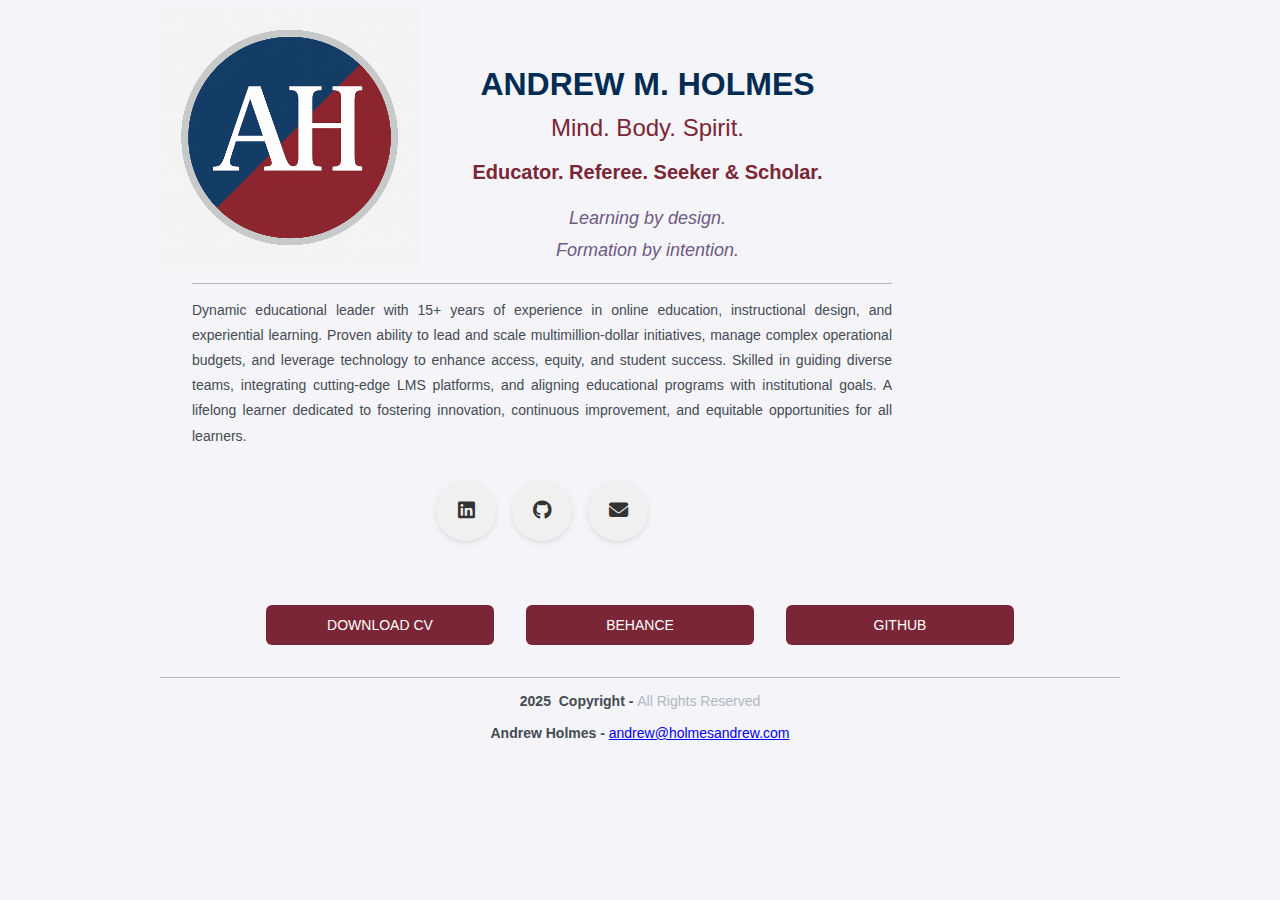
<file: index.html>
<!doctype html>
<html lang="en">
<head>
<meta charset="UTF-8">
<meta name="viewport" content="width=device-width, initial-scale=1">
<title>Andrew M. Holmes | About</title>

<!-- Stylesheets -->
<link href="/AboutPageAssets/styles/aboutPageStyle4.css" rel="stylesheet" type="text/css">
<link rel="stylesheet" href="https://cdnjs.cloudflare.com/ajax/libs/font-awesome/6.5.0/css/all.min.css">

<!-- Adobe Edge Web Fonts --> 
<script>var __adobewebfontsappname__ = "dreamweaver";</script> 
<script src="http://use.edgefonts.net/montserrat:n4:default;source-sans-pro:n2:default.js"></script>
</head>

<body>
<!-- Header -->
<header>
  <div class="profileContainer">
    <div class="profilePhoto"> <img src="/AboutPageAssets/images/AH_monogram_logo.svg" alt="AH Monogram Logo"> </div>
    <section class="profileHeader">
      <div class="hero-identity">
        <h1>ANDREW M. HOLMES</h1>
        <h2>Mind. Body. Spirit.</h2>
        <h3>Educator. Referee. Seeker &amp; Scholar.</h3>
        <p><em>Learning by design.<br>
          Formation by intention.</em></p>
      </div>
      <hr>
      <p>Dynamic educational leader with 15+ years of experience in online education, instructional design, and experiential learning. Proven ability to lead and scale multimillion-dollar initiatives, manage complex operational budgets, and leverage technology to enhance access, equity, and student success. Skilled in guiding diverse teams, integrating cutting-edge LMS platforms, and aligning educational programs with institutional goals. A lifelong learner dedicated to fostering innovation, continuous improvement, and equitable opportunities for all learners.</p>
      <aside class="socialNetworkNavBar">
        <nav class="social-icons"> <a href="https://www.linkedin.com/in/theholmesandrew" target="_blank" aria-label="LinkedIn"><i class="fab fa-linkedin"></i></a> <a href="https://github.com/theholmesandrew" target="_blank" aria-label="GitHub"><i class="fab fa-github"></i></a> <a href="mailto:andrew.holmesandrew.com" aria-label="Email"><i class="fas fa-envelope"></i></a> </nav>
      </aside>
    </section>
  </div>
</header>
<!-- content -->
<div class="mainContent"> 
  <!-- Links to explore past projects and download CV -->
  <aside class="externalResourcesNav">
    <div class="externalResources"> <a href="#" title="Download CV">DOWNLOAD CV</a> </div>
    <span class="stretch"></span>
    <div class="externalResources"> <a href="#" title="Behance Portfolio">BEHANCE</a> </div>
    <span class="stretch"></span>
    <div class="externalResources"> <a href="https://github.com/theholmesandrew" title="GitHub Repositories">GITHUB</a> </div>
  </aside>
  
  <!-- Footer -->
  <footer>
    <hr>
    <p class="footerDisclaimer">2025&nbsp; Copyright - <span>All Rights Reserved</span> </p>
    <p class="footerNote">Andrew Holmes - <span> <a href="mailto:andrew@holmesandrew.com?subject=Website%20Inquiry&body=Hi%20Andrew"> andrew@holmesandrew.com </a> </span> </p>
  </footer>
</div>
</body>
</html>
</file>
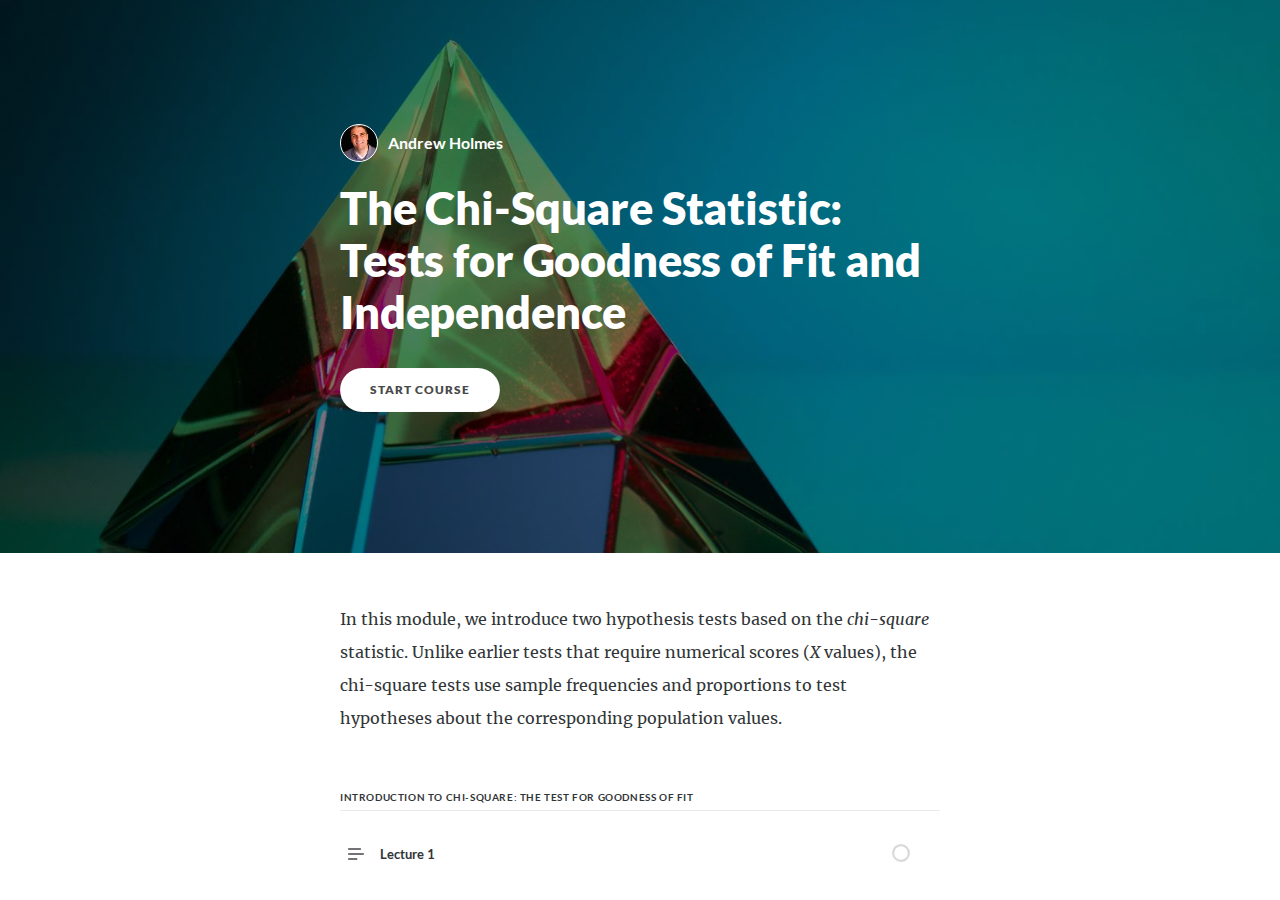
<file: ELearning/rise-360/chi-square/index.html>
<!DOCTYPE html>
<html lang="en" class="">
  <head>
    <meta http-equiv="X-UA-Compatible" content="IE=edge,chrome=1">
    <meta name="viewport" content="width=device-width, initial-scale=1">
    <meta charset="utf-8">

    <title>The Chi-Square Statistic: Tests for Goodness of Fit and Independence</title>

    <link type="text/css" rel="stylesheet" href="lib/icomoon.css">
    <link type="text/css" rel="stylesheet" href="lib/main.bundle.css">
    <script type="text/javascript" src="lib/player-0.0.11.min.js"></script>
    <script type="text/javascript" src="lib/lzwcompress.js"></script>

    <!-- Resize Hack -->
    <script type="text/javascript">
      window.resizeTo(screen.width, screen.height);
    </script>
    
    <!--[if lt IE 9]>
    <script src="//html5shiv.googlecode.com/svn/trunk/html5.js"></script>
    <![endif]-->
  </head>
  <body>
    <style>
      .brand--head, .brand--head *   { font-family: 'Lato' !important; }
      .brand--body, .brand--body *   { font-family: 'Merriweather' !important; }
      .brand--lhead, .brand--lhead * { font-family: 'Lato' !important; }
      .brand--lbody, .brand--lbody * { font-family: 'Merriweather' !important; }
      .brand--ui, .brand--ui *       { font-family: 'Lato' !important; }

      .brand--beforeHead:before { font-family: 'Lato' !important; }
      .brand--afterHead:after { font-family: 'Lato' !important; }

      .brand--background        { background-color: #003366 !important; }
      .brand--background-all *  { background-color: #003366 !important; }
      .brand--border            { border-color: #003366 !important; }
      .brand--color             { color: #003366 !important; }
      .brand--color-all *       { color: #003366 !important; }
      .brand--shadow            { box-shadow: 0 0 0 0.2rem #003366 !important; }
      .brand--shadow-all *      { box-shadow: 0 0 0 0.2rem #003366 !important; }
      .brand--fill              { fill: #003366 !important; }
      .brand--stroke            { stroke: #003366 !important; }

      .brand--beforeBackground:before { background-color: #003366 !important; }
      .brand--beforeBorder:before     { border-color: #003366 !important; }
      .brand--beforeColor:before      { color: #003366 !important; }

      .brand--afterBackground:after { background-color: #003366 !important; }
      .brand--afterBorder:after     { border-color: #003366 !important; }
      .brand--afterColor:after      { color: #003366 !important; }

      /* should be applied to containers where links
         need to appear in brand color */
      .brand--linkColor a { color: #003366 !important; }

      /* should be applied to containers where links
         need to change to brand color on hover */
      .brand--linkColorHover a:hover { color: #003366 !important; }

      /* should be applied to any single element that
         needs to change color on hover */
      .brand--hoverColor:hover { color: #003366 !important; }

      /* TODO: probably need a way to create a 5-10% darker/lighter color */
      .brand--linkColor a:hover,
      .button.brand--background:hover { opacity: .65 !important; }

      @media (min-width: 47.9375em) { /* 768px */
        .brand--min768--background { background-color: #003366 !important; }
        .brand--min768--border     { border-color: #003366 !important; }
        .brand--min768--color      { color: #003366 !important; }
      }

      @media (max-width: 47.9375em) { /* 768px */
        .brand--max768--background { background-color: #003366 !important; }
        .brand--max768--border     { border-color: #003366 !important; }
        .brand--max768--color      { color: #003366 !important; }
      }
    </style>
    <div id="app"></div>
    <script type="text/javascript">
  (function(root) {
    window.labelSet = {"id":"1iwesa3K41WW4Rv5tJPNLy6J","author":"aid|177832cf-4bad-4f3a-8a7d-d9af69851252","name":"English","defaultId":1,"defaultSet":true,"labels":{"result":"result","search":"search","results":"results","quizNext":"NEXT","tabGroup":"Tab","codeGroup":"Code","noResults":"No results for","noteGroup":"Note","quizScore":"Your score","quizStart":"START QUIZ","courseExit":"EXIT COURSE","courseHome":"Home","lessonName":"Lesson","quizSubmit":"SUBMIT","quoteGroup":"Quote","salutation":"👋 Bye!","buttonGroup":"Button","courseStart":"START COURSE","embedViewOn":"VIEW ON","exitMessage":"You may now leave this page.","quizCorrect":"Correct","quizPassing":"PASSING","quizResults":"Quiz Results","courseResume":"RESUME COURSE","processStart":"START","processSwipe":"Swipe to continue","quizContinue":"Continue","quizLandmark":"Quiz","quizQuestion":"Question","courseDetails":"DETAILS","embedReadMore":"Read more","feedbackGroup":"Feedback","quizIncorrect":"Incorrect","quizTakeAgain":"TAKE AGAIN","sortingReplay":"REPLAY","accordionGroup":"Accordion","embedLinkGroup":"Embedded web content","lessonComplete":"COMPLETE","statementGroup":"Statement","storylineGroup":"Storyline","attachmentGroup":"File Attachment","embedPhotoGroup":"Embedded photo","embedVideoGroup":"Embedded video","playButtonLabel":"Play","processComplete":"Complete","processLandmark":"Process","processNextStep":"NEXT STEP","processStepName":"Step","seekSliderLabel":"Seek","sortingLandmark":"Sorting Activity","audioPlayerGroup":"Audio player. You can use the space bar to toggle playback and arrow keys to scrub.","buttonStackGroup":"Button stack","embedPlayerGroup":"Embedded media player","lessonRestricted":"Lessons must be completed in order","pauseButtonLabel":"Pause","scenarioComplete":"Scenario Complete!","scenarioContinue":"CONTINUE","scenarioTryAgain":"TRY AGAIN","textOnImageGroup":"Text on image","timelineLandmark":"Timeline","urlEmbedLandmark":"URL/Embed","videoPlayerGroup":"Video player. You can use the space bar to toggle playback and arrow keys to scrub.","blocksClickToFlip":"Click to flip","blocksPreposition":"of","bulletedListGroup":"Bulleted list","checkboxListGroup":"Checkbox list","imageAndTextGroup":"Image and text","imageGalleryGroup":"Image gallery","lessonPreposition":"of","numberedListGroup":"Numbered list","processLessonName":"Lesson","processStartAgain":"START AGAIN","scenarioStartOver":"START OVER","courseSkipToLesson":"SKIP TO LESSON","flashcardBackLabel":"Flashcard back","flashcardGridGroup":"Flashcard grid","nextFlashCardLabel":"Next flashcard","flashcardFrontLabel":"Flashcard front","flashcardStackGroup":"Flashcard stack","knowledgeCheckGroup":"Knowledge check","sortingCardsCorrect":"Cards Correct","hamburgerButtonLabel":"Course Overview Sidebar","lessonHeaderLandmark":"Lesson Header","numberedDividerGroup":"Numbered divider","lessonContentLandmark":"Lesson Content","lessonSidebarLandmark":"Lesson Sidebar","quizAnswerPlaceholder":"Type your answer here","labeledGraphicLandmark":"Labeled Graphic","previousFlashCardLabel":"Previous flashcard","processStepPreposition":"of","overviewPageTitleSuffix":"Overview","quizAcceptableResponses":"Acceptable responses","quizRequirePassingScore":"Must pass quiz before continuing","timelineCardGroupPrefix":"Timeline Card","labeledGraphicBubbleLabel":"Labeled graphic bubble","labeledGraphicMarkerLabel":"Labeled graphic marker","labeledGraphicNextMarkerLabel":"Next marker","labeledGraphicPreviousMarkerLabel":"Previous marker","a11yCarouselNext":"Next","a11yCarouselPrevious":"Previous","a11yGroupAudioPlayer":"Audio player","a11yGroupVideoPlayer":"Video player","a11yNavigationMenuClose":"Close navigation menu","a11yNavigationMenuOpen":"Open navigation menu","a11yNavigationSectionToggle":"Toggle section","a11yRegionMainLesson":"Lesson content","a11yRegionMainOverview":"Course overview","a11yRegionNavLesson":"Navigation menu","a11yRegionNavOverview":"Table of contents","a11ySearchClose":"Close search menu","a11ySearchInput":"Search","a11ySearchOpen":"Open search menu"},"deleted":false,"createdAt":"2020-04-03T16:26:18.727Z","updatedAt":"2020-04-03T16:26:18.727Z","iso639Code":"en","transferredAt":null};
    window.courseData = "[base64]";
    window.partnerContent = [];

    function isExport() {
      return true;
    }

    function resolvePath(path) {
      return ('assets/').concat(path);
    }

    function resolveFontPath(font) {
      return ('lib/fonts/').concat(font.key.split('/').reverse()[0]);
    }

    root.Runtime = {
      isExport: isExport,
      resolvePath: resolvePath,
      resolveFontPath: resolveFontPath
    };
  }(window));
</script>

    
    <script src="lib/main.bundle.js"></script>
    
  </body>
</html>
</file>
<file: about2.html>
<!DOCTYPE html>

<html lang="en">

<head>
<meta charset="UTF-8">
<meta name="viewport" content="width=device-width, initial-scale=1">

<title>Andrew M. Holmes | About</title>

<!-- Stylesheets -->
<link href="/AboutPageAssets/styles/aboutPageStyle4.css" rel="stylesheet" type="text/css">
<link rel="stylesheet" href="https://cdnjs.cloudflare.com/ajax/libs/font-awesome/6.5.0/css/all.min.css">

<!-- Adobe Edge Web Fonts -->
<script>var __adobewebfontsappname__ = "dreamweaver";</script>
<script src="http://use.edgefonts.net/montserrat:n4:default;source-sans-pro:n2:default.js" type="text/javascript"></script>

</head>

<body>
  
  <header class="profileHeader">
    <div class="profileLogo">
      <p><span class="logoPlaceholder">LOGO</span></p>
    </div>

    <div class="profileContainer">

  
  
  
  
  
  
  
  
  
  
</body>
</html>
</file>
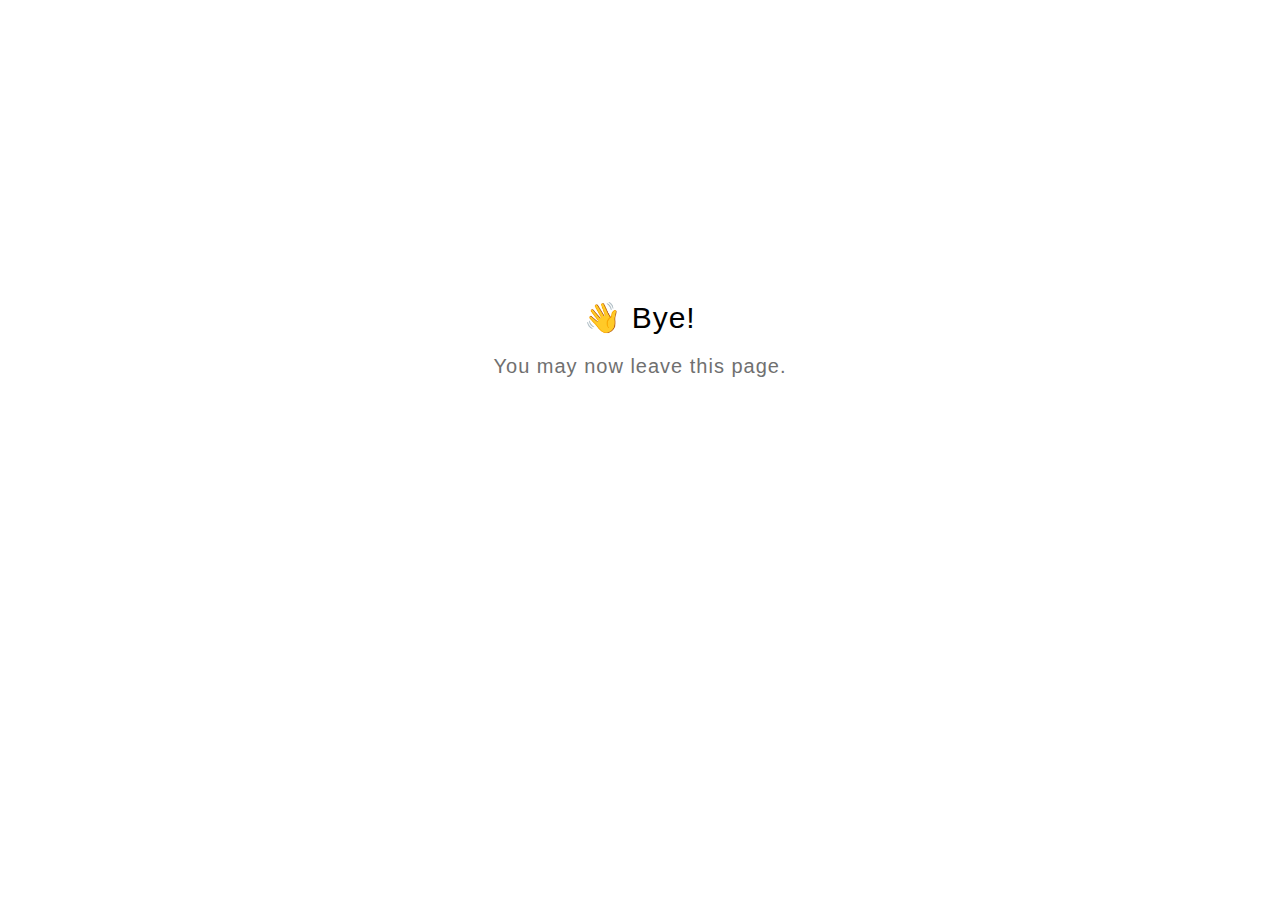
<file: ELearning/rise-360/chi-square/goodbye.html>
<html>
  <head>
    <meta charset="utf-8" lang="en">
    <style>
      html {
        font-size: 20px;
        font-family: 'lato', sans-serif;
        font-weight: lighter;
        letter-spacing: 0.05rem;
      }

      .goodbye-container {
        text-align: center;
        margin-top: 15rem;
      }

      .bye-message {
        font-size: 1.5rem;
      }

      .exit-text {
        color: #707070;
        margin-top: 1rem;
      }
    </style>
  </head>
  <body>
    <div class="goodbye-container">
      <div class="bye-message">👋 Bye!</div>
      <div class="exit-text">You may now leave this page.</div>
    </div>
  </body>
</html>
</file>
<file: AboutPageAssets/styles/aboutPageStyle4.css>
@charset "UTF-8";

/* ============================================
   Global Identity Styles for Andrew Holmes
   Merged from Dreamweaver Template + Modern Enhancements
   ============================================ */

/*:root {
  --primary-navy: #002c54;
  --highlight-burgundy: #7a2636;
  --text-slate: #444b54;
  --accent-steel: #b0b8c1;
  --hover-violet: #6e5a83;
  --background: #f4f4f9;
  --linkpblue: #0066cc;
  --font-body: 'Source Sans Pro', Helvetica, sans-serif;
  --font-heading: 'Montserrat', sans-serif;
}*/


body {
  margin-left: auto;
  margin-right: auto;
  width: 92%;
  max-width: 960px;
  padding-left: 2.275%;
  padding-right: 2.275%;
  background-color: #f4f4f9;
  color: #444b54;
  font-family: 'Source Sans Pro', Helvetica, sans-serif;
}

/* ========== HEADER ========== */

header {
  text-align: center;
  display: block;
}

header .profileLogo .logoPlaceholder {
  background-color: #002c54;
  width: 187px;
  text-align: center;
}

header .logoPlaceholder span {
	width: 80px;
	height: 22px;
	font-family: 'Montserrat', sans-serif;
	color: rgba(255,255,255,1.00);
	font-size: 30px;
	font-weight: 700;
	line-height: 53px;
}
header .profilePhoto {
  background-color: #b0b8c1;
  width: 259px;
  height: 259px;
  border-radius: 50%;
  clear: both;
}

header .profilePhoto img {
  width: 100%;
  height: auto;
}

.profileHeader {
  text-align: center;
  padding: 2rem;
  max-width: 700px;
}

.profileHeader h1 {
  font-family: 'Montserrat', sans-serif;
  color: #002c54;
  font-size: 30px;
  font-weight: 700;
  line-height: 24px;
}

.profileHeader h2 {
  font-family: 'Source Sans Pro', Helvetica, sans-serif;
  color: #6e5a83;
  font-size: 16px;
  font-weight: 700;
  line-height: 24px;
}

.profileHeader h3 {
  font-family: 'Source Sans Pro', Helvetica, sans-serif;
  color: #6e5a83;
  font-size: 16px;
  font-weight: 700;
  line-height: 24px;
}

hr {
  background-color: #b0b8c1;
  height: 1px;
  border: none;
}

.profileHeader p {
  font-size: 14px;
  font-weight: 400;
  line-height: 1.8;
  text-align: justify;
  overflow-y: auto;
}

.hero-identity {
  text-align: center;
  margin-top: 2rem;
  font-family: 'Montserrat', sans-serif;
  padding: 0 1rem;
}

.hero-identity h1 {
  font-size: 2rem;
  font-weight: 700;
  color: #002c54;
  margin-bottom: 0.5rem;
}

.hero-identity h2 {
  font-size: 1.5rem;
  font-weight: 500;
  color: #7a2636;
  margin-bottom: 0.5rem;
}

.hero-identity h3 {
  font-size: 1.25rem;
  font-weight: 600;
  color: #7a2636;
  margin-bottom: 1rem;
}

.hero-identity p {
  font-size: 1.125rem;
  font-style: italic;
  color: #6e5a83;
  margin-bottom: 1rem;
  text-align: center;
}

/* ========== SOCIAL ICONS ========== */

.socialNetworkNavBar {
  margin-top: 2rem;
  display: flex;
  justify-content: center;
}

.social-icons {
  display: flex;
  gap: 1rem;
  justify-content: center;
  flex-wrap: wrap;
}

.social-icons a {
  display: inline-flex;
  align-items: center;
  justify-content: center;
  width: 60px;
  height: 60px;
  border-radius: 50%;
  background-color: #f0f0f0;
  color: #333;
  font-size: 1.2rem;
  transition: all 0.3s ease;
  text-decoration: none;
  box-shadow: 0 2px 6px rgba(0, 0, 0, 0.1);
}

.social-icons a[aria-label="LinkedIn"]:hover {
  background-color: #0077b5;
  color: #fff;
}

.social-icons a[aria-label="GitHub"]:hover {
  background-color: #333;
  color: #fff;
}

.social-icons a[aria-label="Email"]:hover {
  background-color: #d44638;
  color: #fff;
}

/* ========== MAIN CONTENT ========== */


.mainContent .section1,
.mainContent .section2 {
  display: block;
}

.section1 .sectionTitle,
.section2 .sectionTitle {
  font-family: 'Montserrat', sans-serif;
  color: #7a2636;
  font-size: 18px;
  font-weight: 700;
  text-transform: uppercase;
  text-align: center;
}

.section1 .sectionTitleRule2,
.section2 .sectionTitleRule2 {
  background-color: #b0b8c1;
  height: 1px;
}

.mainContent .section1 .section1Content,
.section2 .sectionContent {
  font-family: 'Source Sans Pro', Helvetica, sans-serif;
  font-size: 14px;
  font-weight: 400;
  color: #444b54;
  line-height: 1.8;
  text-align: justify;
}

.section2 .sectionContentTitle {
  font-family: 'Montserrat', sans-serif;
  color: #002c54;
  font-size: 18px;
  font-weight: 700;
  text-align: center;
}

.section2 .sectionContentSubTitle {
  font-family: 'Source Sans Pro', Helvetica, sans-serif;
  color: #6e5a83;
  font-size: 14px;
  font-weight: 400;
  text-align: center;
}

/* ========== EXTERNAL RESOURCES NAV ========== */

.externalResourcesNav {
  display: flex;
  justify-content: center;
  align-items: center;
  flex-wrap: wrap;
  gap: 1rem;
  margin: 2rem auto;
  text-align: center;
}

/* Individual resource buttons */
.externalResources a {
  display: inline-block;
  background-color: #7a2636;
  color: white;
  font-family: 'Montserrat', sans-serif;
  font-size: 14px;
  font-weight: 500;
  text-align: center;
  padding: 0.75rem 1.5rem;
  min-width: 180px;
  border-radius: 6px;
  text-decoration: none;
  transition: background-color 0.3s ease, transform 0.2s ease;
}

.externalResources a:hover {
  background-color: #002c54;
  color: white;
  transform: translateY(-2px);
}

/* ========== FOOTER ========== */

footer .footerDisclaimer,
footer .footerNote {
  font-family: 'Source Sans Pro', Helvetica, sans-serif;
  font-size: 14px;
  line-height: 18px;
  color: #444b54;
  font-weight: 700;
  text-align: center;
}

footer .footerDisclaimer span,
footer .footerNote span {
  color: #b0b8c1;
  font-weight: 400;
}

/* ========== RESPONSIVE BREAKPOINTS ========== */

/* ========== MOBILE (≤ 480px) ========== */
@media only screen and (max-width: 480px) {
  header .profilePhoto,
  header .profileLogo .logoPlaceholder {
    display: inline-block;
    margin-bottom: 1rem;
  }

  .profileHeader {
    text-align: center;
  }

  .mainContent .section1 .section1Content,
  .section2 .section2Content {
    text-align: justify;
    padding: 0 1rem;
  }

  .externalResourcesNav {
    flex-direction: column;
    align-items: center;
  }

  .external-resources a {
    width: 100%;
    border-radius: 4px;
    padding: 1rem;
    color: white;
    text-align: center;
  }

  .hero-identity {
    text-align: center;
    padding: 0 1rem;
  }
}

/* ========== TABLET (481px–1024px) ========== */
@media only screen and (min-width: 481px) and (max-width: 1024px) {
  header .profilePhoto {
    float: left;
    clear: both;
    margin-right: 3%;
  }

  .profileHeader {
    text-align: left;
  }

  .mainContent .section1 .section1Content,
  .section2 .section2Content {
    text-align: justify;
  }

  .externalResourcesNav {
    justify-content: center;
    flex-wrap: wrap;
    text-align: center;
  }

  .external-resources a {
    flex: 1 1 auto;
    min-width: 180px;
  }
}

/* ========== DESKTOP (≥ 1025px) ========== */
@media only screen and (min-width: 1025px) {
  header .profileLogo .logoPlaceholder {
    float: left;
  }

  header .profilePhoto {
    float: left;
    clear: both;
  }

  .profileHeader {
    text-align: left;
  }

  .mainContent .section1 .section1Content,
  .section2 .section2Content {
    margin-left: 26%;
  }

  .externalResourcesNav {
    justify-content: center;
    gap: 1rem;
  }

  .external-resources a {
    min-width: 180px;
  }
}
</file>
<file: ELearning/rise-360/chi-square/lib/icomoon.css>
@font-face {
	font-family: 'icomoon';
	src:  url('fonts/icomoon.ttf') format('truetype'),
				url('fonts/icomoon.woff') format('woff');
	font-weight: normal;
	font-style: normal;
}

[class^="icon-"], [class*=" icon-"] {
	/* use !important to prevent issues with browser extensions that change fonts */
	font-family: 'icomoon' !important;
	speak: none;
	font-style: normal;
	font-weight: normal;
	font-variant: normal;
	text-transform: none;
	line-height: 1;

	/* Better Font Rendering =========== */
	-webkit-font-smoothing: antialiased;
	-moz-osx-font-smoothing: grayscale;
}

.icon-edit-author-name:before {
	content: "\e976";
}
.icon-lock:before {
	content: "\e977";
}
.icon-checkmark-valid:before {
	content: "\e95d";
}
.icon-close-media-panel:before {
	content: "\e95e";
}
.icon-trash4:before {
	content: "\e95f";
}
.icon-x-invalid-url:before {
	content: "\e960";
}
.icon-attach2:before {
	content: "\e961";
}
.icon-bold:before {
	content: "\e962";
}
.icon-fontcolor:before {
	content: "\e963";
}
.icon-fontsize:before {
	content: "\e964";
}
.icon-italic:before {
	content: "\e965";
}
.icon-link:before {
	content: "\e966";
}
.icon-orderedlist:before {
	content: "\e967";
}
.icon-quote:before {
	content: "\e968";
}
.icon-unorderedlist:before {
	content: "\e969";
}
.icon-feedback:before {
	content: "\e910";
}
.icon-review:before {
	content: "\e911";
}
.icon-customizable:before {
	content: "\e908";
}
.icon-design:before {
	content: "\e909";
}
.icon-interactions:before {
	content: "\e90a";
}
.icon-questions:before {
	content: "\e90b";
}
.icon-scenarios2:before {
	content: "\e90c";
}
.icon-slides:before {
	content: "\e90d";
}
.icon-desktop:before {
	content: "\e902";
}
.icon-expressions:before {
	content: "\e903";
}
.icon-poses:before {
	content: "\e904";
}
.icon-retina:before {
	content: "\e905";
}
.icon-scenarios:before {
	content: "\e906";
}
.icon-transparency:before {
	content: "\e907";
}
.icon-Master-01:before {
	content: "\e934";
}
.icon-Master-02:before {
	content: "\e93a";
}
.icon-Master-03:before {
	content: "\e939";
}
.icon-Master-04:before {
	content: "\e936";
}
.icon-Master-05:before {
	content: "\e93b";
}
.icon-Master-06:before {
	content: "\e935";
}
.icon-Master-07:before {
	content: "\e937";
}
.icon-Master-08:before {
	content: "\e938";
}
.icon-Master-09:before {
	content: "\e922";
}
.icon-Master-10:before {
	content: "\e926";
}
.icon-Master-11:before {
	content: "\e924";
}
.icon-Master-12:before {
	content: "\e928";
}
.icon-Master-13:before {
	content: "\e923";
}
.icon-Master-14:before {
	content: "\e925";
}
.icon-Master-15:before {
	content: "\e929";
}
.icon-Master-16:before {
	content: "\e927";
}
.icon-Master-17:before {
	content: "\e92b";
}
.icon-Master-18:before {
	content: "\e92c";
}
.icon-Master-19:before {
	content: "\e92d";
}
.icon-Master-20:before {
	content: "\e92e";
}
.icon-Master-21:before {
	content: "\e92f";
}
.icon-Master-22:before {
	content: "\e930";
}
.icon-Master-23:before {
	content: "\e931";
}
.icon-Master-24:before {
	content: "\e932";
}
.icon-Master-25:before {
	content: "\e933";
}
.icon-Master-26:before {
	content: "\e92a";
}
.icon-check-circle:before {
	content: "\e803";
}
.icon-trash:before {
	content: "\e804";
}
.icon-rotation:before {
	content: "\e91a";
}
.icon-vector:before {
	content: "\e91b";
}
.icon-mute:before {
	content: "\e90e";
}
.icon-volume:before {
	content: "\e90f";
}
.icon-logo:before {
	content: "\e805";
}
.icon-share:before {
	content: "\e801";
}
.icon-sorting:before {
	content: "\e91c";
}
.icon-more:before {
	content: "\e91d";
}
.icon-copy:before {
	content: "\e951";
}
.icon-clock:before {
	content: "\e915";
}
.icon-quotes-left:before {
	content: "\e918";
}
.icon-list-numbered:before {
	content: "\e916";
}
.icon-list2:before {
	content: "\e917";
}
.icon-plus:before {
	content: "\e60a";
}
.icon-info:before {
	content: "\e974";
}
.icon-cross:before {
	content: "\e913";
}
.icon-checkmark:before {
	content: "\e975";
}
.icon-arrow-up2:before {
	content: "\e959";
}
.icon-arrow-down2:before {
	content: "\e95a";
}
.icon-sort-alpha-asc:before {
	content: "\e912";
}
.icon-rtf:before {
	content: "\e94b";
}
.icon-doc:before {
	content: "\e94a";
}
.icon-pdf:before {
	content: "\e94c";
}
.icon-ppt:before {
	content: "\e94d";
}
.icon-file:before {
	content: "\e94e";
}
.icon-xls:before {
	content: "\e94f";
}
.icon-zip:before {
	content: "\e950";
}
.icon-file-alt:before {
	content: "\e944";
}
.icon-doc-alt:before {
	content: "\e943";
}
.icon-pdf-alt:before {
	content: "\e945";
}
.icon-ppt-alt:before {
	content: "\e946";
}
.icon-rtf-alt:before {
	content: "\e947";
}
.icon-xls-alt:before {
	content: "\e948";
}
.icon-zip-alt:before {
	content: "\e949";
}
.icon-attach:before {
	content: "\e942";
}
.icon-reload:before {
	content: "\e941";
}
.icon-trash2:before {
	content: "\e60d";
}
.icon-arrow-left:before {
	content: "\e608";
}
.icon-arrow-right:before {
	content: "\e609";
}
.icon-check-alt:before {
	content: "\e606";
}
.icon-password-view:before {
	content: "\e972";
}
.icon-password-hide:before {
	content: "\e973";
}
.icon-view-grid:before {
	content: "\e96c";
}
.icon-grid-view:before {
	content: "\e96c";
}
.icon-view-list:before {
	content: "\e96d";
}
.icon-list-view:before {
	content: "\e96d";
}
.icon-blocks:before {
	content: "\e95b";
}
.icon-list3:before {
	content: "\e95c";
}
.icon-export:before {
	content: "\e958";
}
.icon-screencast:before {
	content: "\e957";
}
.icon-cursor:before {
	content: "\e956";
}
.icon-documents:before {
	content: "\e952";
}
.icon-duplicate:before {
	content: "\e952";
}
.icon-trash3:before {
	content: "\e953";
}
.icon-Article:before {
	content: "\e93c";
}
.icon-Interaction:before {
	content: "\e93d";
}
.icon-Quiz:before {
	content: "\e93e";
}
.icon-Video:before {
	content: "\e93f";
}
.icon-trashcan:before {
	content: "\e921";
}
.icon-marker_style:before {
	content: "\e920";
}
.icon-photo:before {
	content: "\e91f";
}
.icon-microphone:before {
	content: "\e91e";
}
.icon-plus2:before {
	content: "\e800";
}
.icon-processing:before {
	content: "\e607";
}
.icon-menu:before {
	content: "\e602";
}
.icon-headset:before {
	content: "\e603";
}
.icon-list:before {
	content: "\e604";
}
.icon-video:before {
	content: "\e605";
}
.icon-mail:before {
	content: "\e954";
}
.icon-remove:before {
	content: "\e955";
}
.icon-up-level-2:before {
	content: "\e96e";
}
.icon-up-level-list-2:before {
	content: "\e96f";
}
.icon-plus-circle:before {
	content: "\e802";
}
.icon-up-level:before {
	content: "\e970";
}
.icon-up-level-list:before {
	content: "\e971";
}
.icon-eye:before {
	content: "\e96b";
}
.icon-tick:before {
	content: "\e900";
}
.icon-check:before {
	content: "\e901";
}
.icon-link-alt:before {
	content: "\e919";
}
.icon-chevron-down:before {
	content: "\e60b";
}
.icon-chevron-up:before {
	content: "\e60c";
}
.icon-chevron-left:before {
	content: "\e600";
}
.icon-chevron:before {
	content: "\e601";
}
.icon-chevron-right:before {
	content: "\e601";
}
.icon-close-small:before {
	content: "\e940";
}
.icon-pie-chart:before {
	content: "\e914";
}
.icon-alert:before {
	content: "\e96a";
}
</file>
